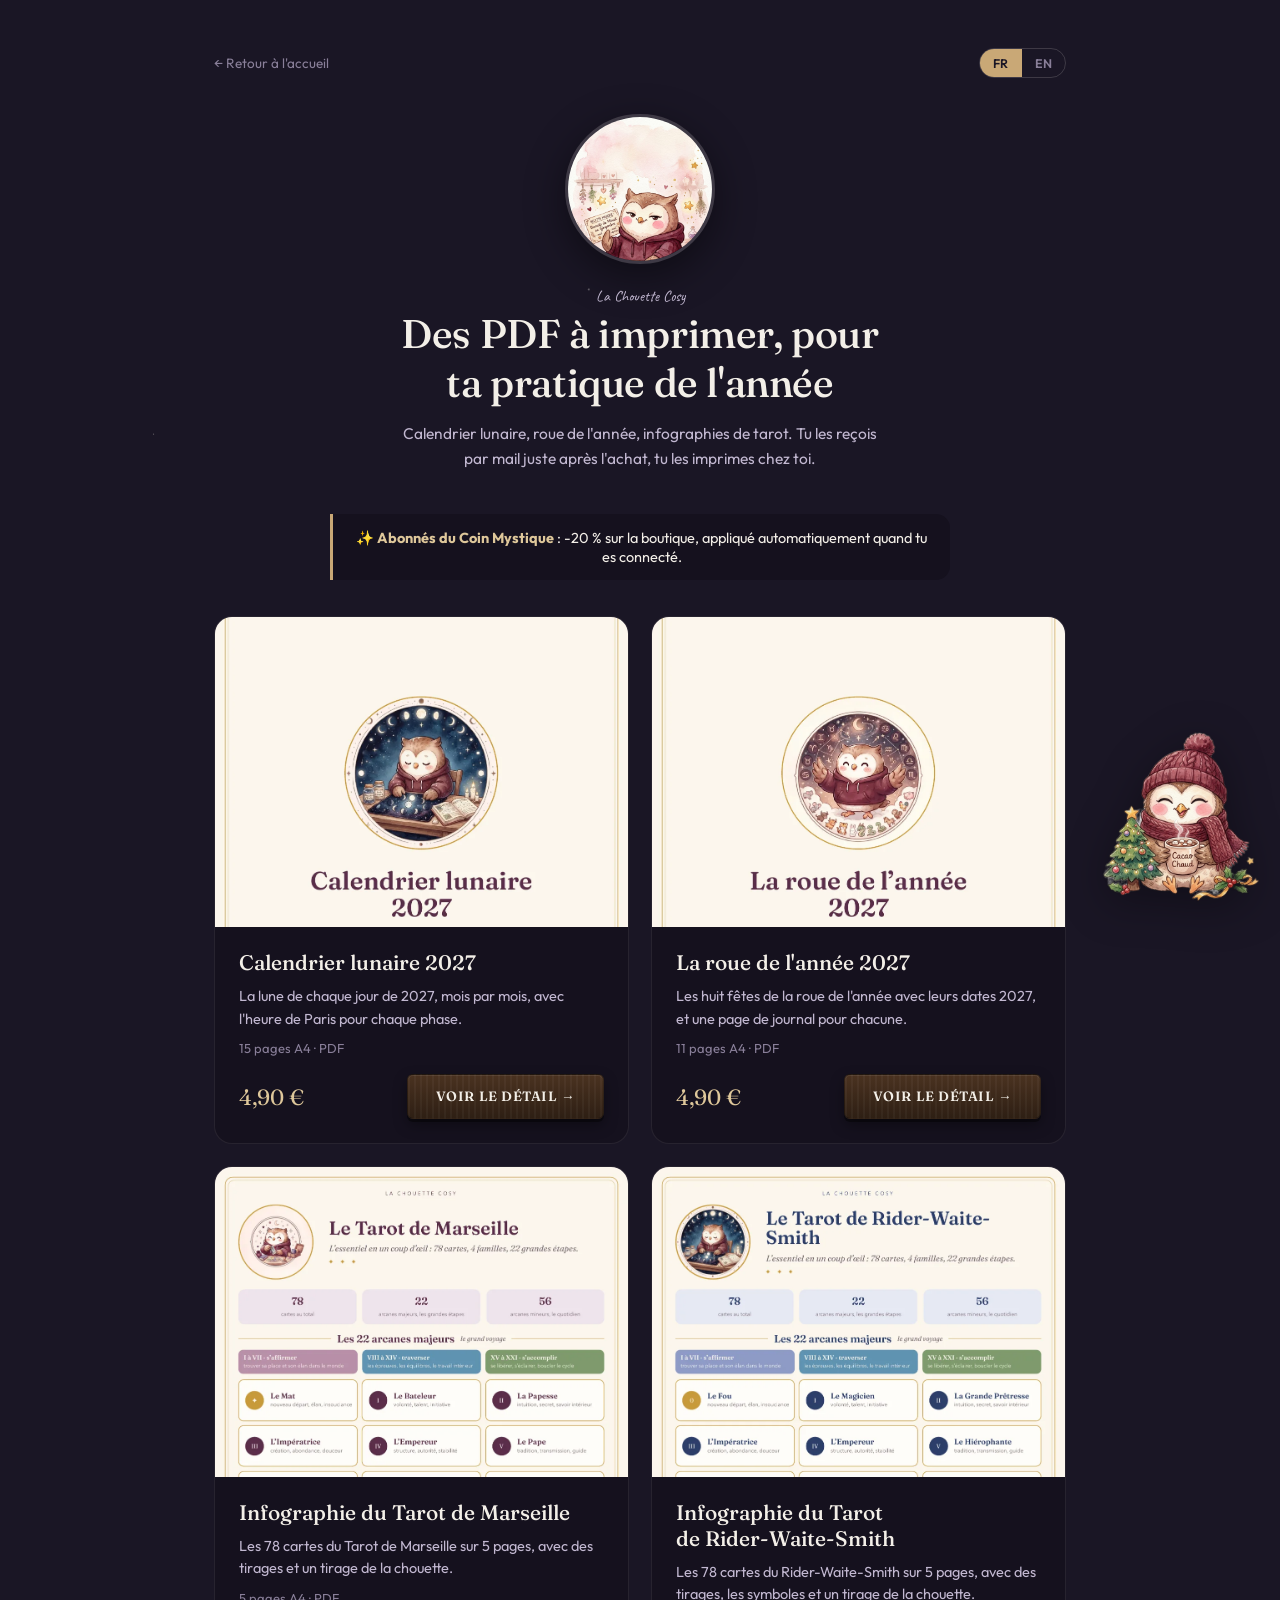
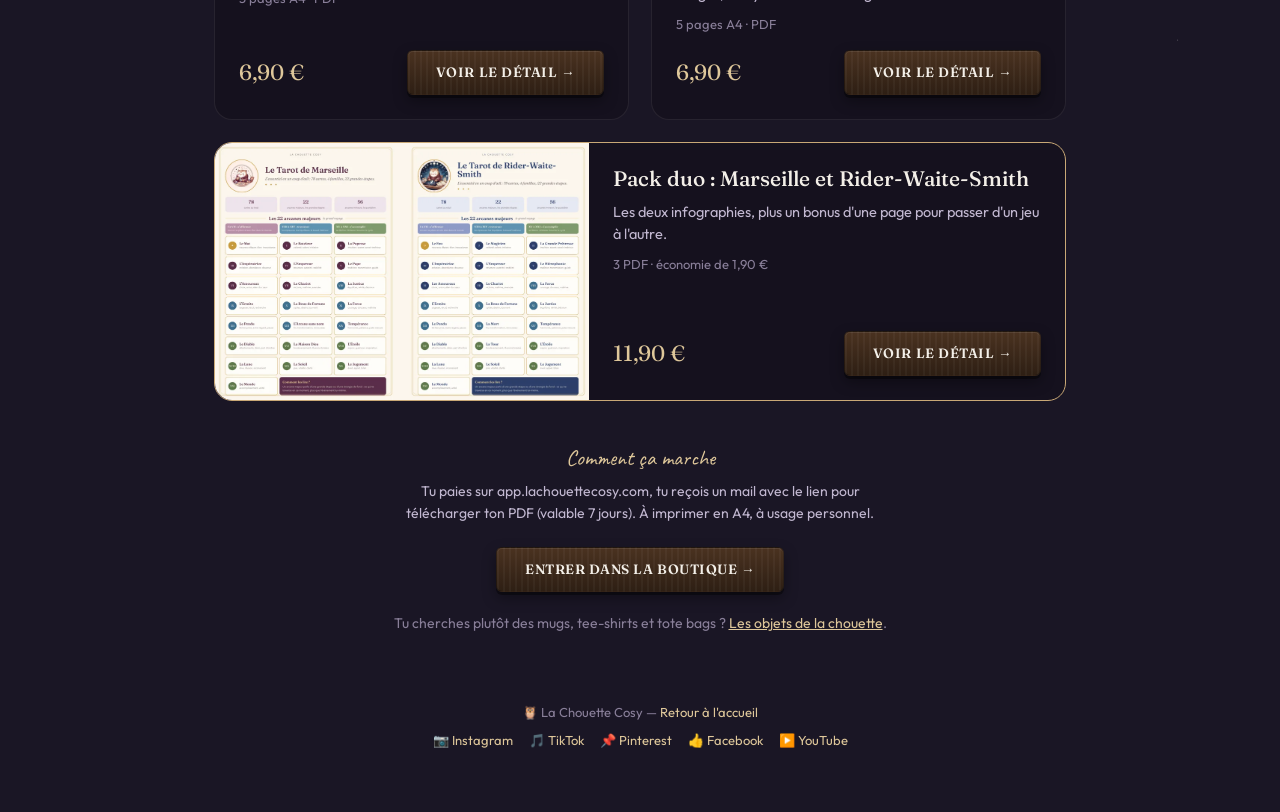
<file: boutique-numerique.html>
<!DOCTYPE html>
<html lang="fr">
<head>
<meta charset="UTF-8">
<meta name="viewport" content="width=device-width, initial-scale=1.0">
<title>Boutique numérique — PDF à imprimer | La Chouette Cosy</title>
<link rel="icon" href="/favicon.ico" sizes="48x48">
<link rel="icon" type="image/png" sizes="512x512" href="/icon.png">
<link rel="apple-touch-icon" href="/apple-touch-icon.png">
<meta name="description" content="Calendrier lunaire 2027, roue de l'année 2027, infographies du Tarot de Marseille et du Rider-Waite-Smith : des PDF à imprimer, livrés par mail.">
<meta property="og:type" content="website">
<meta property="og:locale" content="fr_FR">
<meta property="og:url" content="https://www.lachouettecosy.com/boutique-numerique.html">
<meta property="og:site_name" content="La Chouette Cosy">
<meta property="og:title" content="Boutique numérique — PDF à imprimer">
<meta property="og:description" content="Calendrier lunaire 2027, roue de l'année 2027, infographies de tarot : des PDF à imprimer, livrés par mail.">
<meta property="og:image" content="https://www.lachouettecosy.com/og-image.png">
<link rel="canonical" href="https://www.lachouettecosy.com/boutique-numerique.html">
<link rel="preconnect" href="https://fonts.googleapis.com">
<link href="https://fonts.googleapis.com/css2?family=Fraunces:opsz,wght@9..144,400;9..144,500;9..144,600&family=Outfit:wght@400;500;600&family=Caveat:wght@600;700&display=swap" rel="stylesheet">
<link rel="stylesheet" href="/saisons.css">
<style>
  :root {
    --nuit: #1a1625;
    --nuit-2: #15111e;
    --amethyste: #3d3450;
    --amethyste-clair: #c3b2dc;
    --or: #c9a876;
    --or-clair: #dec79a;
    --sauge: #7a8b6f;
    --terracotta: #b86b4b;
    --terracotta-clair: #dea68c;
    --text-primary: #f3efe8;
    --text-secondary: #c2b8d1;
    --text-muted: #897f99;
    --border: rgba(247, 243, 237, 0.08);
    --border-strong: rgba(247, 243, 237, 0.16);
  }
  * { box-sizing: border-box; }
  html, body {
    margin: 0;
    background: var(--nuit);
    color: var(--text-primary);
    font-family: "Outfit", sans-serif;
    -webkit-font-smoothing: antialiased;
  }
  body {
    min-height: 100vh;
    background-image:
      radial-gradient(1px 1px at 12% 18%, rgba(247,243,237,.35), transparent),
      radial-gradient(1px 1px at 28% 62%, rgba(247,243,237,.25), transparent),
      radial-gradient(1.5px 1.5px at 46% 12%, rgba(247,243,237,.4), transparent),
      radial-gradient(1px 1px at 63% 78%, rgba(247,243,237,.2), transparent),
      radial-gradient(1.5px 1.5px at 81% 32%, rgba(247,243,237,.3), transparent),
      radial-gradient(1px 1px at 92% 68%, rgba(247,243,237,.25), transparent);
    background-repeat: no-repeat;
    background-size: cover;
  }
  a { color: var(--or-clair); }
  .wrap { max-width: 900px; margin: 0 auto; padding: 48px 24px 64px; }

  .haut { display: flex; align-items: center; justify-content: space-between; gap: 12px; margin-bottom: 36px; }
  .retour {
    display: inline-flex;
    align-items: center;
    gap: 6px;
    font-size: 13.5px;
    color: var(--text-muted);
    text-decoration: none;
  }
  .retour:hover { color: var(--or-clair); }
  .lang-toggle { display: inline-flex; border: 1px solid var(--border-strong); border-radius: 999px; overflow: hidden; flex-shrink: 0; }
  .lang-toggle button {
    font-family: "Outfit", sans-serif; font-size: 12.5px; font-weight: 600; letter-spacing: .02em;
    padding: 6px 13px; border: none; background: transparent; color: var(--text-muted); cursor: pointer;
  }
  .lang-toggle button.actif { background: var(--or); color: var(--nuit); }

  .hero { text-align: center; margin-bottom: 44px; }
  .hero-badge {
    width: 150px; height: 150px; border-radius: 50%;
    overflow: hidden;
    border: 3px solid var(--border-strong);
    margin: 0 auto 20px;
    box-shadow: 0 12px 40px rgba(0,0,0,.45);
  }
  .hero-badge img { width: 100%; height: 100%; object-fit: cover; object-position: center 15%; display: block; }
  .hero-eyebrow { font-family: "Caveat", cursive; font-size: 24px; color: var(--or-clair); margin: 0 0 6px; }
  .hero h1 {
    font-family: "Fraunces", serif;
    font-weight: 500;
    font-size: clamp(28px, 4.6vw, 40px);
    margin: 0 0 14px;
    letter-spacing: -0.01em;
    text-wrap: balance;
  }
  .hero p { color: var(--text-secondary); max-width: 480px; margin: 0 auto; line-height: 1.6; font-size: 15.5px; }

  .offre-lancement {
    max-width: 620px;
    margin: 0 auto 48px;
    background: var(--nuit-2);
    border-left: 3px solid var(--or);
    border-radius: 0 14px 14px 0;
    padding: 16px 24px;
    display: flex;
    align-items: center;
    gap: 12px;
    justify-content: center;
    flex-wrap: wrap;
    text-align: center;
    font-size: 14.5px;
  }
  .offre-lancement strong { color: var(--or-clair); }

  .plans {
    display: grid;
    grid-template-columns: 1fr 1fr;
    gap: 20px;
    margin-bottom: 56px;
  }
  @media (max-width: 640px) { .plans { grid-template-columns: 1fr; } }

  .plan {
    background: var(--nuit-2);
    border: 1px solid var(--border);
    border-radius: 18px;
    padding: 30px 28px;
    display: flex;
    flex-direction: column;
    gap: 14px;
  }
  .plan.complet { border: 1px solid var(--amethyste-clair); box-shadow: 0 0 0 1px rgba(195,178,220,.15); }

  .plan-kicker { display: flex; align-items: center; justify-content: space-between; gap: 10px; }
  .plan-name { font-family: "Fraunces", serif; font-weight: 600; font-size: 20px; margin: 0; }
  .plan.essentiel .plan-name { color: var(--terracotta-clair); }
  .plan.complet .plan-name { color: var(--amethyste-clair); }

  .badge-populaire {
    font-size: 11px;
    font-weight: 600;
    letter-spacing: .05em;
    text-transform: uppercase;
    padding: 4px 10px;
    border-radius: 999px;
    background: rgba(195,178,220,.14);
    color: var(--amethyste-clair);
    white-space: nowrap;
  }

  .plan-price { display: flex; align-items: baseline; gap: 6px; }
  .plan-price .montant { font-family: "Caveat", cursive; font-weight: 700; font-size: 44px; line-height: 1; }
  .plan.essentiel .montant { color: var(--terracotta-clair); }
  .plan.complet .montant { color: var(--amethyste-clair); }
  .plan-price .par { font-size: 14px; color: var(--text-muted); }
  .plan-annuel { font-size: 13.5px; color: var(--text-secondary); margin: -6px 0 0; }
  .plan-tagline { font-size: 14.5px; color: var(--text-secondary); line-height: 1.55; margin: 0; }

  .plan-inclus { list-style: none; margin: 4px 0 0; padding: 0; display: flex; flex-direction: column; gap: 9px; font-size: 14px; }
  .plan-inclus li { display: flex; gap: 9px; align-items: flex-start; }
  .plan-inclus .tick { flex-shrink: 0; }
  .plan.essentiel .tick { color: var(--terracotta-clair); }
  .plan.complet .tick { color: var(--amethyste-clair); }

  .separateur { display: flex; justify-content: center; margin: 8px auto 44px; max-width: 460px; }
  .separateur svg { width: 100%; height: auto; }

  .table-titre { text-align: center; margin-bottom: 28px; }
  .table-titre h2 { font-family: "Fraunces", serif; font-weight: 500; font-size: 24px; margin: 0 0 8px; }
  .table-titre p { color: var(--text-secondary); font-size: 14.5px; margin: 0; }

  .compare-scroll { overflow-x: auto; border-radius: 16px; border: 1px solid var(--border); }
  table.compare { width: 100%; border-collapse: collapse; font-size: 14.5px; min-width: 540px; background: var(--nuit-2); }
  table.compare thead th {
    font-family: "Outfit", sans-serif;
    font-weight: 600;
    font-size: 12px;
    letter-spacing: .05em;
    text-transform: uppercase;
    text-align: center;
    padding: 16px 14px;
    border-bottom: 1px solid var(--border-strong);
    color: var(--text-secondary);
  }
  table.compare thead th:first-child { text-align: left; }
  table.compare thead th.essentiel { color: var(--terracotta-clair); }
  table.compare thead th.complet { color: var(--amethyste-clair); }
  table.compare tbody tr { border-bottom: 1px solid var(--border); }
  table.compare tbody tr:last-child { border-bottom: none; }
  table.compare td { padding: 15px 14px; vertical-align: top; }
  .cat { display: flex; gap: 11px; align-items: flex-start; max-width: 320px; }
  .cat-icone { font-size: 18px; line-height: 1.3; }
  .cat-nom { font-weight: 600; font-size: 15px; display: flex; align-items: center; gap: 8px; flex-wrap: wrap; }
  .cat-detail { color: var(--text-muted); font-size: 13px; margin-top: 3px; line-height: 1.5; }
  .bientot {
    font-size: 10.5px;
    font-weight: 600;
    padding: 2px 8px;
    border-radius: 999px;
    background: rgba(184,107,75,.14);
    color: var(--terracotta-clair);
    border: 1px solid rgba(184,107,75,.3);
    white-space: nowrap;
  }
  .mark { text-align: center; font-size: 16px; }
  .mark.oui.essentiel { color: var(--terracotta-clair); }
  .mark.oui.complet { color: var(--amethyste-clair); }
  .mark.non { color: var(--border-strong); }

  .note-bas {
    text-align: center;
    font-size: 14px;
    color: var(--text-secondary);
    max-width: 34em;
    margin: 40px auto 0;
    line-height: 1.6;
  }
  .note-bas .script { font-family: "Caveat", cursive; font-size: 22px; color: var(--or-clair); display: block; margin-bottom: 4px; }

  .cta-final { text-align: center; margin-top: 48px; }
  .bouton {
    display: inline-block;
    text-decoration: none;
    font-family: "Fraunces", serif;
    font-weight: 600;
    font-size: 13.5px;
    letter-spacing: .04em;
    text-transform: uppercase;
    color: var(--text-primary);
    padding: 13px 28px;
    border-radius: 6px;
    background:
      repeating-linear-gradient(90deg, rgba(255,255,255,.035) 0 2px, transparent 2px 6px),
      linear-gradient(180deg, #4a3220, #2e1f14);
    box-shadow: 0 3px 0 rgba(0,0,0,.4), 0 6px 14px rgba(0,0,0,.35), inset 0 1px 0 rgba(255,255,255,.08);
    border: 1px solid rgba(0,0,0,.3);
    transition: filter .15s, transform .15s;
  }
  .bouton:hover { filter: brightness(1.15); transform: translateY(-1px); }

  footer { text-align: center; margin-top: 72px; color: var(--text-muted); font-size: 13px; }
  footer a { color: var(--or-clair); text-decoration: none; }
  .footer-social { margin-top: 12px; display: flex; gap: 16px; justify-content: center; flex-wrap: wrap; }

  .prods { display: grid; grid-template-columns: repeat(2, 1fr); gap: 22px; margin-bottom: 40px; }
  @media (max-width: 640px) { .prods { grid-template-columns: 1fr; } }
  .prod { background: var(--nuit-2); border: 1px solid var(--border); border-radius: 18px; overflow: hidden; display: flex; flex-direction: column; }
  .prod.duo { grid-column: 1 / -1; border-color: var(--or); }
  @media (min-width: 641px) { .prod.duo { flex-direction: row; } .prod.duo .prod-img { width: 44%; aspect-ratio: auto; } }
  .prod-img { display: block; aspect-ratio: 4 / 3; overflow: hidden; background: var(--amethyste); }
  .prod-img img { width: 100%; height: 100%; object-fit: cover; object-position: center top; display: block; }
  .prod-corps { padding: 22px 24px 24px; display: flex; flex-direction: column; gap: 10px; flex: 1; }
  .prod h2 { font-family: "Fraunces", serif; font-weight: 500; font-size: 21px; margin: 0; text-wrap: balance; }
  .prod-acc { color: var(--text-secondary); font-size: 14.5px; line-height: 1.55; margin: 0; }
  .prod-fmt { color: var(--text-muted); font-size: 13px; margin: 0; }
  .prod-bas { margin-top: auto; padding-top: 8px; display: flex; align-items: center; justify-content: space-between; gap: 12px; flex-wrap: wrap; }
  .prix { font-family: "Fraunces", serif; font-size: 22px; color: var(--or-clair); font-variant-numeric: tabular-nums; }
  .offre-abo { max-width: 620px; margin: 0 auto 36px; background: var(--nuit-2); border-left: 3px solid var(--or); border-radius: 0 14px 14px 0; padding: 14px 22px; text-align: center; font-size: 14.5px; }
  .offre-abo strong { color: var(--or-clair); }
  .goodies { text-align: center; color: var(--text-muted); font-size: 14px; margin-top: 22px; }
</style>
</head>
<body>
  <div class="wrap">
    <div class="haut">
      <a class="retour" id="lien-retour" href="/">← Retour à l'accueil</a>
      <div class="lang-toggle" id="lang-toggle">
        <button type="button" data-lang="fr">FR</button>
        <button type="button" data-lang="en">EN</button>
      </div>
    </div>
    <div class="hero">
      <div class="hero-badge"><img src="images/carte-boutique.jpg" alt="La Chouette Cosy présente un parchemin" loading="eager"></div>
      <p class="hero-eyebrow">La Chouette Cosy</p>
      <h1 id="t-h1">Des PDF à imprimer, pour ta pratique de l'année</h1>
      <p id="t-sous">Calendrier lunaire, roue de l'année, infographies de tarot. Tu les reçois par mail juste après l'achat, tu les imprimes chez toi.</p>
    </div>
    <div class="offre-abo" id="t-abo">✨ <strong>Abonnés du Coin Mystique</strong> : -20&nbsp;% sur la boutique, appliqué automatiquement quand tu es connecté.</div>
    <div class="prods">
      <article class="prod">
        <a class="prod-img" href="https://app.lachouettecosy.com/boutique/calendrier-lunaire-2027" aria-label="Calendrier lunaire 2027"><img src="images/boutique-numerique/calendrier-lunaire-2027-1.webp" alt="Couverture du calendrier lunaire 2027 de La Chouette Cosy" id="p0-img" width="989" height="1400" loading="lazy" style="object-position:center 24%"></a>
        <div class="prod-corps">
          <h2 id="p0-nom">Calendrier lunaire 2027</h2>
          <p class="prod-acc" id="p0-acc">La lune de chaque jour de 2027, mois par mois, avec l'heure de Paris pour chaque phase.</p>
          <p class="prod-fmt" id="p0-fmt">15 pages A4 · PDF</p>
          <div class="prod-bas"><span class="prix" id="p0-prix">4,90 €</span><a class="bouton" href="https://app.lachouettecosy.com/boutique/calendrier-lunaire-2027" id="p0-btn" style="text-decoration:none;">Voir le détail →</a></div>
        </div>
      </article>
      <article class="prod">
        <a class="prod-img" href="https://app.lachouettecosy.com/boutique/roue-de-l-annee-2027" aria-label="La roue de l'année 2027"><img src="images/boutique-numerique/roue-de-l-annee-2027-1.webp" alt="Couverture de la roue de l'année 2027" id="p1-img" width="989" height="1400" loading="lazy" style="object-position:center 24%"></a>
        <div class="prod-corps">
          <h2 id="p1-nom">La roue de l'année 2027</h2>
          <p class="prod-acc" id="p1-acc">Les huit fêtes de la roue de l'année avec leurs dates 2027, et une page de journal pour chacune.</p>
          <p class="prod-fmt" id="p1-fmt">11 pages A4 · PDF</p>
          <div class="prod-bas"><span class="prix" id="p1-prix">4,90 €</span><a class="bouton" href="https://app.lachouettecosy.com/boutique/roue-de-l-annee-2027" id="p1-btn" style="text-decoration:none;">Voir le détail →</a></div>
        </div>
      </article>
      <article class="prod">
        <a class="prod-img" href="https://app.lachouettecosy.com/boutique/infographie-tarot-de-marseille" aria-label="Infographie du Tarot de Marseille"><img src="images/boutique-numerique/infographie-tarot-de-marseille-1.webp" alt="Infographie du Tarot de Marseille : les arcanes majeurs" id="p2-img" width="989" height="1400" loading="lazy"></a>
        <div class="prod-corps">
          <h2 id="p2-nom">Infographie du Tarot de Marseille</h2>
          <p class="prod-acc" id="p2-acc">Les 78 cartes du Tarot de Marseille sur 5 pages, avec des tirages et un tirage de la chouette.</p>
          <p class="prod-fmt" id="p2-fmt">5 pages A4 · PDF</p>
          <div class="prod-bas"><span class="prix" id="p2-prix">6,90 €</span><a class="bouton" href="https://app.lachouettecosy.com/boutique/infographie-tarot-de-marseille" id="p2-btn" style="text-decoration:none;">Voir le détail →</a></div>
        </div>
      </article>
      <article class="prod">
        <a class="prod-img" href="https://app.lachouettecosy.com/boutique/infographie-tarot-rider-waite-smith" aria-label="Infographie du Tarot de Rider-Waite-Smith"><img src="images/boutique-numerique/infographie-tarot-rider-waite-smith-1.webp" alt="Infographie du Tarot Rider-Waite-Smith : les arcanes majeurs" id="p3-img" width="989" height="1400" loading="lazy"></a>
        <div class="prod-corps">
          <h2 id="p3-nom">Infographie du Tarot de Rider-Waite-Smith</h2>
          <p class="prod-acc" id="p3-acc">Les 78 cartes du Rider-Waite-Smith sur 5 pages, avec des tirages, les symboles et un tirage de la chouette.</p>
          <p class="prod-fmt" id="p3-fmt">5 pages A4 · PDF</p>
          <div class="prod-bas"><span class="prix" id="p3-prix">6,90 €</span><a class="bouton" href="https://app.lachouettecosy.com/boutique/infographie-tarot-rider-waite-smith" id="p3-btn" style="text-decoration:none;">Voir le détail →</a></div>
        </div>
      </article>
      <article class="prod duo">
        <a class="prod-img" href="https://app.lachouettecosy.com/boutique/pack-duo-tarot-marseille-rider-waite-smith" aria-label="Pack duo : Marseille et Rider-Waite-Smith"><img src="images/boutique-numerique/pack-duo-tarot-marseille-rider-waite-smith-1.webp" alt="Le pack duo : infographies du tarot de Marseille et du Rider-Waite-Smith" id="p4-img" width="1000" height="687" loading="lazy"></a>
        <div class="prod-corps">
          <h2 id="p4-nom">Pack duo : Marseille et Rider-Waite-Smith</h2>
          <p class="prod-acc" id="p4-acc">Les deux infographies, plus un bonus d'une page pour passer d'un jeu à l'autre.</p>
          <p class="prod-fmt" id="p4-fmt">3 PDF · économie de 1,90 €</p>
          <div class="prod-bas"><span class="prix" id="p4-prix">11,90 €</span><a class="bouton" href="https://app.lachouettecosy.com/boutique/pack-duo-tarot-marseille-rider-waite-smith" id="p4-btn" style="text-decoration:none;">Voir le détail →</a></div>
        </div>
      </article>
    </div>
    <div class="note-bas" id="t-livraison"><span class="script">Comment ça marche</span>Tu paies sur app.lachouettecosy.com, tu reçois un mail avec le lien pour télécharger ton PDF (valable 7&nbsp;jours). À imprimer en A4, à usage personnel.</div>
    <div style="text-align:center; margin-top:22px;"><a class="bouton" href="https://app.lachouettecosy.com/boutique" style="text-decoration:none;" id="t-cta">Entrer dans la boutique →</a></div>
    <p class="goodies" id="t-goodies">Tu cherches plutôt des mugs, tee-shirts et tote bags ? <a href="https://la-chouette-cosy.tpopsite.com/">Les objets de la chouette</a>.</p>
    <footer id="pied">🦉 La Chouette Cosy — <a href="/">Retour à l'accueil</a><div class="footer-social"><a href="https://www.instagram.com/lachouettecosy/" target="_blank" rel="noopener">📷 Instagram</a><a href="https://www.tiktok.com/@coincosymystique" target="_blank" rel="noopener">🎵 TikTok</a><a href="https://www.pinterest.com/Lachouettecosypointcom/" target="_blank" rel="noopener">📌 Pinterest</a><a href="https://www.facebook.com/lachouettecosy/" target="_blank" rel="noopener">👍 Facebook</a><a href="https://www.youtube.com/@LaChouetteCosy" target="_blank" rel="noopener">▶️ YouTube</a></div></footer>
  </div>
  <script>
    var I18N = { fr: {"h1": "Des PDF à imprimer, pour ta pratique de l'année", "sous": "Calendrier lunaire, roue de l'année, infographies de tarot. Tu les reçois par mail juste après l'achat, tu les imprimes chez toi.", "btn": "Voir le détail →", "retour": "← Retour à l'accueil", "abo": "✨ <strong>Abonnés du Coin Mystique</strong> : -20&nbsp;% sur la boutique, appliqué automatiquement quand tu es connecté.", "livraison": "<span class=\"script\">Comment ça marche</span>Tu paies sur app.lachouettecosy.com, tu reçois un mail avec le lien pour télécharger ton PDF (valable 7&nbsp;jours). À imprimer en A4, à usage personnel.", "cta": "Entrer dans la boutique →", "goodies": "Tu cherches plutôt des mugs, tee-shirts et tote bags ? <a href=\"https://la-chouette-cosy.tpopsite.com/\">Les objets de la chouette</a>.", "pied": "🦉 La Chouette Cosy — <a href=\"/\">Retour à l'accueil</a><div class=\"footer-social\"><a href=\"https://www.instagram.com/lachouettecosy/\" target=\"_blank\" rel=\"noopener\">📷 Instagram</a><a href=\"https://www.tiktok.com/@coincosymystique\" target=\"_blank\" rel=\"noopener\">🎵 TikTok</a><a href=\"https://www.pinterest.com/Lachouettecosypointcom/\" target=\"_blank\" rel=\"noopener\">📌 Pinterest</a><a href=\"https://www.facebook.com/lachouettecosy/\" target=\"_blank\" rel=\"noopener\">👍 Facebook</a><a href=\"https://www.youtube.com/@LaChouetteCosy\" target=\"_blank\" rel=\"noopener\">▶️ YouTube</a></div>", "p0nom": "Calendrier lunaire 2027", "p0acc": "La lune de chaque jour de 2027, mois par mois, avec l'heure de Paris pour chaque phase.", "p0fmt": "15 pages A4 · PDF", "p0prix": "4,90 €", "p0alt": "Couverture du calendrier lunaire 2027 de La Chouette Cosy", "p1nom": "La roue de l'année 2027", "p1acc": "Les huit fêtes de la roue de l'année avec leurs dates 2027, et une page de journal pour chacune.", "p1fmt": "11 pages A4 · PDF", "p1prix": "4,90 €", "p1alt": "Couverture de la roue de l'année 2027", "p2nom": "Infographie du Tarot de Marseille", "p2acc": "Les 78 cartes du Tarot de Marseille sur 5 pages, avec des tirages et un tirage de la chouette.", "p2fmt": "5 pages A4 · PDF", "p2prix": "6,90 €", "p2alt": "Infographie du Tarot de Marseille : les arcanes majeurs", "p3nom": "Infographie du Tarot de Rider-Waite-Smith", "p3acc": "Les 78 cartes du Rider-Waite-Smith sur 5 pages, avec des tirages, les symboles et un tirage de la chouette.", "p3fmt": "5 pages A4 · PDF", "p3prix": "6,90 €", "p3alt": "Infographie du Tarot Rider-Waite-Smith : les arcanes majeurs", "p4nom": "Pack duo : Marseille et Rider-Waite-Smith", "p4acc": "Les deux infographies, plus un bonus d'une page pour passer d'un jeu à l'autre.", "p4fmt": "3 PDF · économie de 1,90 €", "p4prix": "11,90 €", "p4alt": "Le pack duo : infographies du tarot de Marseille et du Rider-Waite-Smith"}, en: {"h1": "Printable PDFs for your practice this year", "sous": "Lunar calendar, wheel of the year, tarot infographics. You receive them by email right after your purchase and print them at home.", "btn": "See details →", "retour": "← Back to home", "abo": "✨ <strong>Coin Mystique subscribers</strong>: 20&nbsp;% off the shop, applied automatically when you are logged in.", "livraison": "<span class=\"script\">How it works</span>You pay on app.lachouettecosy.com, then receive an email with the link to download your PDF (valid for 7&nbsp;days). Print it on A4, for personal use.", "cta": "Enter the shop →", "goodies": "Looking for mugs, t-shirts and tote bags instead? <a href=\"https://la-chouette-cosy.tpopsite.com/\">The owl goodies</a>.", "pied": "🦉 La Chouette Cosy — <a href=\"/\">Back to home</a><div class=\"footer-social\"><a href=\"https://www.instagram.com/lachouettecosy/\" target=\"_blank\" rel=\"noopener\">📷 Instagram</a><a href=\"https://www.tiktok.com/@coincosymystique\" target=\"_blank\" rel=\"noopener\">🎵 TikTok</a><a href=\"https://www.pinterest.com/Lachouettecosypointcom/\" target=\"_blank\" rel=\"noopener\">📌 Pinterest</a><a href=\"https://www.facebook.com/lachouettecosy/\" target=\"_blank\" rel=\"noopener\">👍 Facebook</a><a href=\"https://www.youtube.com/@LaChouetteCosy\" target=\"_blank\" rel=\"noopener\">▶️ YouTube</a></div>", "p0nom": "Lunar calendar 2027", "p0acc": "The moon for every day of 2027, month by month, with Paris time for each phase.", "p0fmt": "15 A4 pages · PDF", "p0prix": "4.90 €", "p0alt": "Cover of the 2027 lunar calendar by La Chouette Cosy", "p1nom": "The wheel of the year 2027", "p1acc": "The eight festivals of the wheel of the year with their 2027 dates, and a journal page for each.", "p1fmt": "11 A4 pages · PDF", "p1prix": "4.90 €", "p1alt": "Cover of the 2027 wheel of the year", "p2nom": "Tarot de Marseille infographic", "p2acc": "All 78 cards of the Tarot de Marseille on 5 pages, with spreads and the owl spread.", "p2fmt": "5 A4 pages · PDF", "p2prix": "6.90 €", "p2alt": "Tarot de Marseille infographic: the major arcana", "p3nom": "Rider-Waite-Smith tarot infographic", "p3acc": "All 78 Rider-Waite-Smith cards on 5 pages, with spreads, symbols and the owl spread.", "p3fmt": "5 A4 pages · PDF", "p3prix": "6.90 €", "p3alt": "Rider-Waite-Smith tarot infographic: the major arcana", "p4nom": "Duo pack: Marseille and Rider-Waite-Smith", "p4acc": "Both infographics, plus a one-page bonus to switch from one deck to the other.", "p4fmt": "3 PDFs · save €1.90", "p4prix": "11.90 €", "p4alt": "The duo pack: Tarot de Marseille and Rider-Waite-Smith infographics"} };
    var lang = 'fr';
    try { lang = localStorage.getItem('lang') === 'en' ? 'en' : 'fr'; } catch (e) {}
    function appliquerTraductions() {
      var d = I18N[lang];
      document.documentElement.lang = lang;
      document.getElementById('lien-retour').textContent = d.retour;
      document.getElementById('t-h1').textContent = d.h1;
      document.getElementById('t-sous').textContent = d.sous;
      document.getElementById('t-abo').innerHTML = d.abo;
      document.getElementById('t-livraison').innerHTML = d.livraison;
      document.getElementById('t-cta').textContent = d.cta;
      document.getElementById('t-goodies').innerHTML = d.goodies;
      for (var i = 0; i < 5; i++) {
        document.getElementById('p' + i + '-nom').textContent = d['p' + i + 'nom'];
        document.getElementById('p' + i + '-acc').textContent = d['p' + i + 'acc'];
        document.getElementById('p' + i + '-fmt').textContent = d['p' + i + 'fmt'];
        document.getElementById('p' + i + '-prix').textContent = d['p' + i + 'prix'];
        document.getElementById('p' + i + '-btn').textContent = d.btn;
        document.getElementById('p' + i + '-img').alt = d['p' + i + 'alt'];
      }
      document.getElementById('pied').innerHTML = d.pied;
      document.querySelectorAll('#lang-toggle button').forEach(function (b) {
        b.classList.toggle('actif', b.dataset.lang === lang);
      });
    }
    function definirLangue(l) { lang = l; try { localStorage.setItem('lang', lang); } catch (e) {} appliquerTraductions(); }
    document.querySelectorAll('#lang-toggle button').forEach(function (b) {
      b.addEventListener('click', function () { definirLangue(b.dataset.lang); });
    });
    appliquerTraductions();
    // Prix à jour : lus dans l'appli (un prix modifié là-bas change ici tout seul). Si la lecture échoue
    // ou si la boutique n'est pas encore ouverte, les prix écrits dans la page restent affichés.
    var SLUGS = ['calendrier-lunaire-2027', 'roue-de-l-annee-2027', 'infographie-tarot-de-marseille', 'infographie-tarot-rider-waite-smith', 'pack-duo-tarot-marseille-rider-waite-smith'];
    var prixLus = {};
    function formaterPrix(c) {
      var s = (c / 100).toFixed(2);
      return lang === 'en' ? s + ' €' : s.replace('.', ',') + ' €';
    }
    function afficherPrixLus() {
      SLUGS.forEach(function (slug, i) {
        if (prixLus[slug] != null) document.getElementById('p' + i + '-prix').textContent = formaterPrix(prixLus[slug]);
      });
      var a = prixLus[SLUGS[2]], b = prixLus[SLUGS[3]], p = prixLus[SLUGS[4]];
      if (a != null && b != null && p != null && a + b > p) {
        var eco = formaterPrix(a + b - p);
        document.getElementById('p4-fmt').textContent = lang === 'en' ? '3 PDFs · save ' + eco : '3 PDF · économie de ' + eco;
      }
    }
    var appliquerBase = appliquerTraductions;
    appliquerTraductions = function () { appliquerBase(); afficherPrixLus(); };
    fetch('https://app.lachouettecosy.com/api/boutique/catalogue')
      .then(function (r) { return r.json(); })
      .then(function (d) {
        (d.produits || []).forEach(function (p) { prixLus[p.slug] = p.prix_centimes; });
        afficherPrixLus();
      })
      .catch(function () {});
  </script>
  <script src="/saisons.js"></script>
  <script src="https://app.lachouettecosy.com/api/annonces/widget" defer></script>
</body>
</html>
</file>
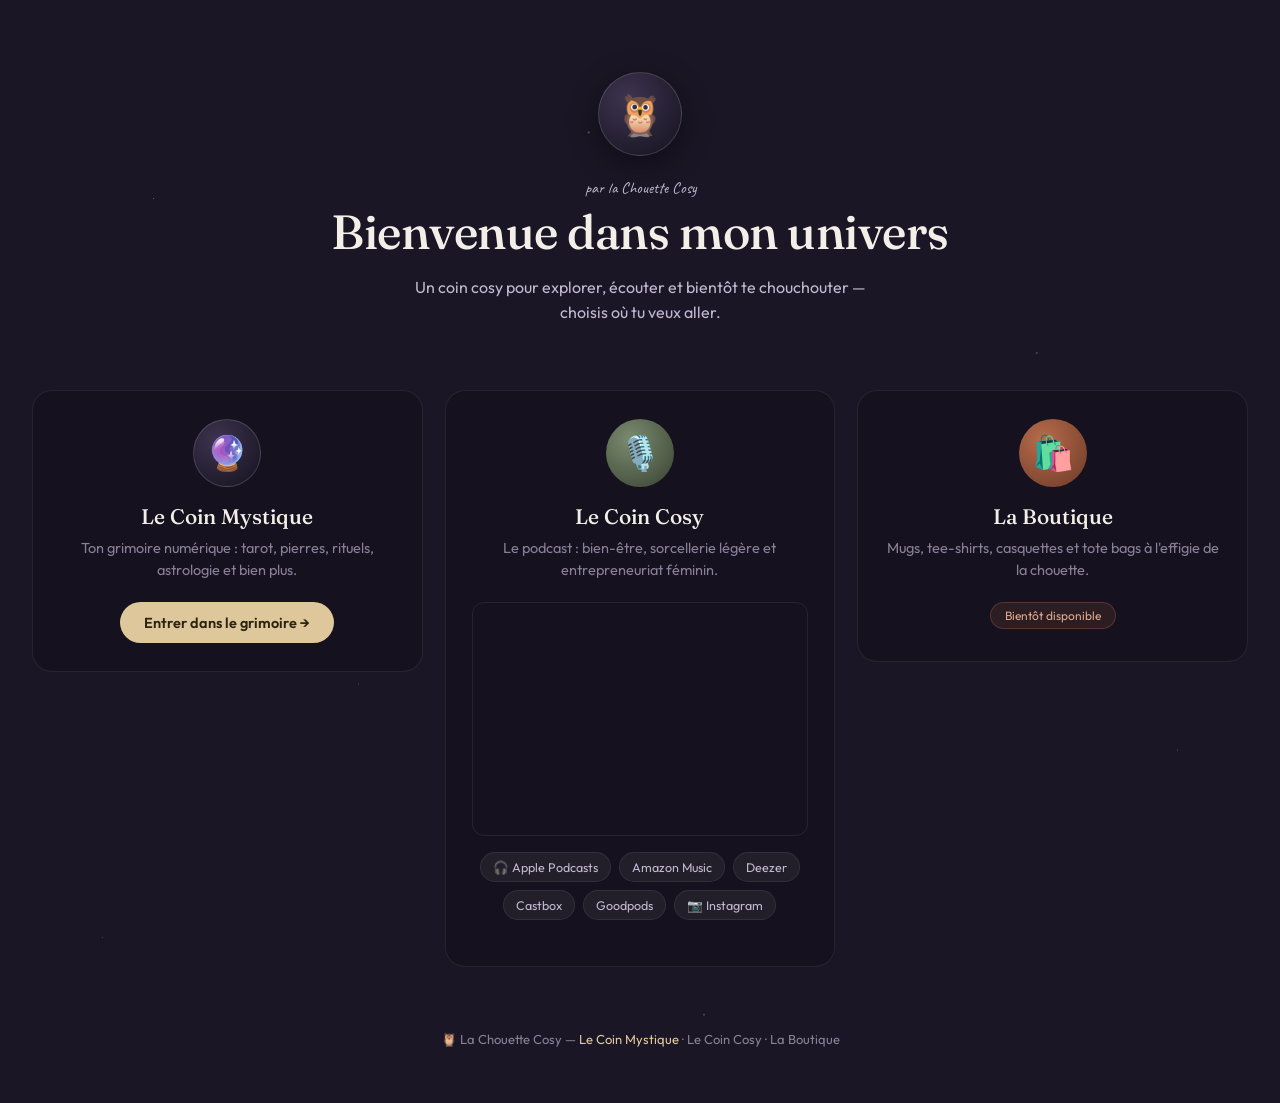
<file: lachouettecosy-index.html>
<!DOCTYPE html>
<html lang="fr">
<head>
<meta charset="UTF-8">
<meta name="viewport" content="width=device-width, initial-scale=1.0">
<title>La Chouette Cosy — Le Coin Mystique, Le Coin Cosy &amp; la boutique</title>
<meta name="description" content="L'univers de la Chouette Cosy : l'application Le Coin Mystique, le podcast Le Coin Cosy, et bientôt la boutique.">
<link rel="preconnect" href="https://fonts.googleapis.com">
<link rel="preconnect" href="https://fonts.gstatic.com" crossorigin>
<link href="https://fonts.googleapis.com/css2?family=Fraunces:opsz,wght@9..144,400;9..144,500;9..144,600&family=Outfit:wght@400;500;600&family=Caveat:wght@600;700&display=swap" rel="stylesheet">
<style>
  :root {
    --nuit: #1a1625;
    --nuit-2: #15111e;
    --amethyste: #3d3450;
    --or: #c9a876;
    --or-clair: #dec79a;
    --sauge: #7a8b6f;
    --terracotta: #b86b4b;
    --text-primary: #f3efe8;
    --text-secondary: #c2b8d1;
    --text-muted: #897f99;
    --border: rgba(247, 243, 237, 0.08);
    --border-strong: rgba(247, 243, 237, 0.16);
  }
  * { box-sizing: border-box; }
  html, body {
    margin: 0;
    background: var(--nuit);
    color: var(--text-primary);
    font-family: "Outfit", sans-serif;
    -webkit-font-smoothing: antialiased;
  }
  body {
    min-height: 100vh;
    background-image:
      radial-gradient(1px 1px at 12% 18%, rgba(247,243,237,.35), transparent),
      radial-gradient(1px 1px at 28% 62%, rgba(247,243,237,.25), transparent),
      radial-gradient(1.5px 1.5px at 46% 12%, rgba(247,243,237,.4), transparent),
      radial-gradient(1px 1px at 63% 78%, rgba(247,243,237,.2), transparent),
      radial-gradient(1.5px 1.5px at 81% 32%, rgba(247,243,237,.3), transparent),
      radial-gradient(1px 1px at 92% 68%, rgba(247,243,237,.25), transparent),
      radial-gradient(1px 1px at 8% 85%, rgba(247,243,237,.2), transparent),
      radial-gradient(1.5px 1.5px at 55% 92%, rgba(247,243,237,.3), transparent);
    background-repeat: no-repeat;
    background-size: cover;
  }
  .wrap {
    max-width: 1320px;
    margin: 0 auto;
    padding: 72px 32px 56px;
  }

  /* Hero */
  .hero { text-align: center; margin-bottom: 64px; }
  .hero-badge {
    width: 84px; height: 84px; border-radius: 50%;
    background: radial-gradient(circle at 35% 30%, var(--amethyste), var(--nuit-2));
    border: 1px solid var(--border-strong);
    display: flex; align-items: center; justify-content: center;
    font-size: 40px;
    margin: 0 auto 20px;
    box-shadow: 0 8px 30px rgba(0,0,0,.4);
  }
  .hero-eyebrow {
    font-family: "Caveat", cursive;
    font-size: 26px;
    color: var(--or-clair);
    margin: 0 0 6px;
  }
  .hero h1 {
    font-family: "Fraunces", serif;
    font-weight: 500;
    font-size: clamp(32px, 5vw, 48px);
    margin: 0 0 14px;
    letter-spacing: -0.01em;
  }
  .hero p {
    color: var(--text-secondary);
    max-width: 480px;
    margin: 0 auto;
    line-height: 1.6;
    font-size: 16px;
  }

  /* Cards grid */
  .grille {
    display: grid;
    grid-template-columns: repeat(3, 1fr);
    gap: 22px;
    align-items: start;
  }
  @media (max-width: 860px) {
    .grille { grid-template-columns: 1fr; }
  }

  .carte {
    background: var(--nuit-2);
    border: 1px solid var(--border);
    border-radius: 20px;
    padding: 28px 26px;
    text-align: center;
    transition: border-color .2s, transform .2s, box-shadow .2s;
    display: flex;
    flex-direction: column;
    align-items: center;
  }
  .carte:hover {
    border-color: var(--border-strong);
    transform: translateY(-4px);
    box-shadow: 0 12px 34px rgba(0,0,0,.35);
  }
  .carte-icone {
    font-size: 34px;
    width: 68px; height: 68px;
    border-radius: 50%;
    display: flex; align-items: center; justify-content: center;
    margin-bottom: 16px;
  }
  .carte h2 {
    font-family: "Fraunces", serif;
    font-weight: 500;
    font-size: 21px;
    margin: 0 0 8px;
  }
  .carte p.desc {
    color: var(--text-muted);
    font-size: 14.5px;
    line-height: 1.55;
    margin: 0 0 20px;
    min-height: 44px;
  }

  .bouton {
    display: inline-block;
    text-decoration: none;
    font-weight: 600;
    font-size: 14.5px;
    padding: 11px 24px;
    border-radius: 999px;
    background: var(--or-clair);
    color: #2c2310;
    transition: filter .15s;
  }
  .bouton:hover { filter: brightness(1.08); }
  .bouton.discret {
    background: transparent;
    border: 1px solid var(--border-strong);
    color: var(--text-secondary);
  }

  /* Carte podcast : joue le rôle de signature visuelle */
  .carte-podcast .carte-icone { background: radial-gradient(circle at 35% 30%, var(--sauge), #384231); }
  .carte-mystique .carte-icone { background: radial-gradient(circle at 35% 30%, var(--amethyste), var(--nuit-2)); border: 1px solid var(--border-strong); }
  .carte-boutique .carte-icone { background: radial-gradient(circle at 35% 30%, var(--terracotta), #6b3a28); }

  .spotify-embed {
    width: 100%;
    border-radius: 12px;
    overflow: hidden;
    margin-bottom: 16px;
    border: 1px solid var(--border);
  }
  .spotify-embed iframe { display: block; width: 100%; }

  .plateformes {
    display: flex;
    flex-wrap: wrap;
    gap: 8px;
    justify-content: center;
    margin-bottom: 18px;
  }
  .plateformes a {
    font-size: 12.5px;
    text-decoration: none;
    color: var(--text-secondary);
    background: rgba(247,243,237,.06);
    border: 1px solid var(--border);
    border-radius: 999px;
    padding: 6px 12px;
    transition: color .15s, border-color .15s;
  }
  .plateformes a:hover {
    color: var(--text-primary);
    border-color: var(--border-strong);
  }

  .badge-bientot {
    font-size: 12px;
    color: var(--terracotta-clair, #dea68c);
    background: rgba(184,107,75,.14);
    border: 1px solid rgba(184,107,75,.3);
    border-radius: 999px;
    padding: 5px 14px;
    margin-bottom: 4px;
  }

  footer {
    text-align: center;
    margin-top: 64px;
    color: var(--text-muted);
    font-size: 13px;
  }
  footer a { color: var(--or-clair); text-decoration: none; }

  @media (prefers-reduced-motion: reduce) {
    .carte { transition: none; }
  }
</style>
</head>
<body>
  <div class="wrap">
    <div class="hero">
      <div class="hero-badge">🦉</div>
      <p class="hero-eyebrow">par la Chouette Cosy</p>
      <h1>Bienvenue dans mon univers</h1>
      <p>Un coin cosy pour explorer, écouter et bientôt te chouchouter — choisis où tu veux aller.</p>
    </div>

    <div class="grille">

      <!-- Le Coin Mystique -->
      <a href="https://coin-mystique-app.vercel.app" style="text-decoration:none; color:inherit;">
        <div class="carte carte-mystique">
          <div class="carte-icone">🔮</div>
          <h2>Le Coin Mystique</h2>
          <p class="desc">Ton grimoire numérique : tarot, pierres, rituels, astrologie et bien plus.</p>
          <span class="bouton">Entrer dans le grimoire →</span>
        </div>
      </a>

      <!-- Le Coin Cosy (podcast) -->
      <div class="carte carte-podcast">
        <div class="carte-icone">🎙️</div>
        <h2>Le Coin Cosy</h2>
        <p class="desc">Le podcast : bien-être, sorcellerie légère et entrepreneuriat féminin.</p>

        <div class="spotify-embed">
          <iframe
            src="https://open.spotify.com/embed/show/4HGgYjF5aKj6ZxD9TDKqMJ?utm_source=generator&theme=0"
            width="100%" height="232" frameborder="0" allowfullscreen=""
            allow="autoplay; clipboard-write; encrypted-media; fullscreen; picture-in-picture"
            loading="lazy" title="Lecteur Spotify — Le Coin Cosy" style="width:100%; display:block;">
          </iframe>
        </div>

        <div class="plateformes">
          <a href="https://podcasts.apple.com/us/podcast/le-coin-cosy/id1807794277" target="_blank" rel="noopener">🎧 Apple Podcasts</a>
          <a href="https://music.amazon.com/podcasts/754b9658-37b7-4cd3-bb7b-280770a901f1/le-coin-cosy" target="_blank" rel="noopener">Amazon Music</a>
          <a href="https://link.deezer.com/s/33RtCxgqINnmqQ5bZ8alv" target="_blank" rel="noopener">Deezer</a>
          <a href="https://castbox.fm/channel/Le-coin-cosy-id7101615?country=fr" target="_blank" rel="noopener">Castbox</a>
          <a href="https://goodpods.com/podcasts/le-coin-cosy-739529" target="_blank" rel="noopener">Goodpods</a>
          <a href="https://www.instagram.com/le_coin_cosy_podcast/" target="_blank" rel="noopener">📷 Instagram</a>
        </div>
      </div>

      <!-- Boutique -->
      <div class="carte carte-boutique">
        <div class="carte-icone">🛍️</div>
        <h2>La Boutique</h2>
        <p class="desc">Mugs, tee-shirts, casquettes et tote bags à l'effigie de la chouette.</p>
        <span class="badge-bientot">Bientôt disponible</span>
      </div>

    </div>

    <footer>
      🦉 La Chouette Cosy — <a href="https://coin-mystique-app.vercel.app">Le Coin Mystique</a> · Le Coin Cosy · La Boutique
    </footer>
  </div>
</body>
</html>
</file>
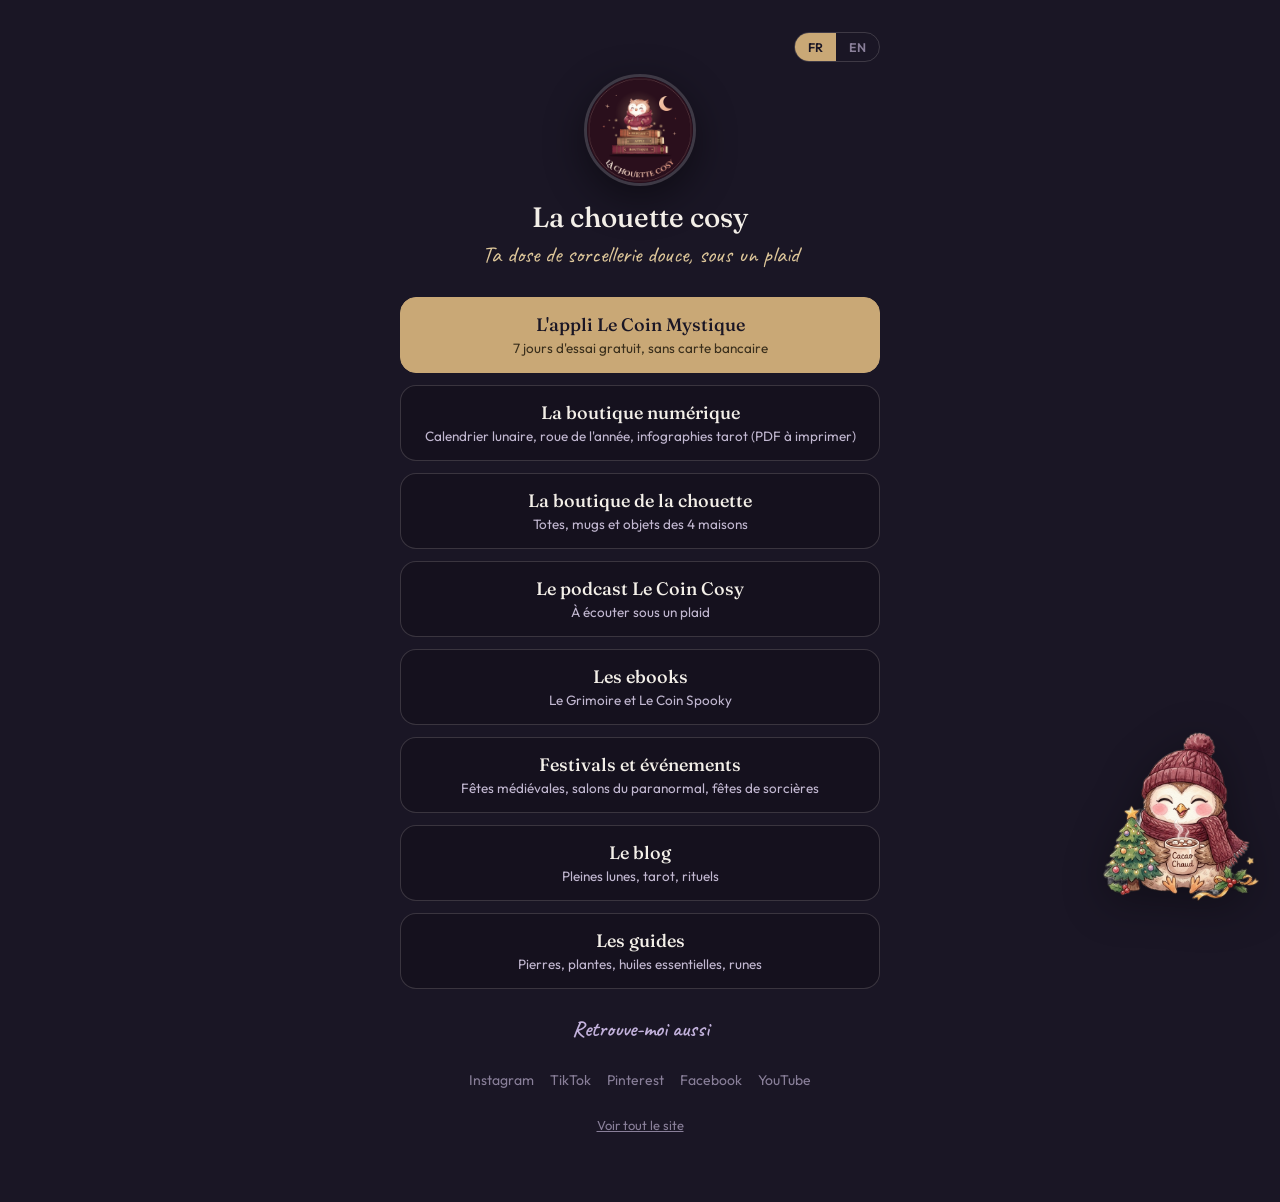
<file: liens.html>
<!DOCTYPE html>
<html lang="fr">
<head>
<meta charset="UTF-8">
<meta name="viewport" content="width=device-width, initial-scale=1.0">
<title>Liens — La chouette cosy</title>
<link rel="icon" href="/favicon.ico" sizes="48x48">
<link rel="icon" type="image/png" sizes="512x512" href="/icon.png">
<link rel="apple-touch-icon" href="/apple-touch-icon.png">
<meta name="description" content="Tous les liens de La chouette cosy : l'appli, la boutique, le podcast, les ebooks et les réseaux.">
<meta property="og:type" content="website">
<meta property="og:url" content="https://www.lachouettecosy.com/liens.html">
<meta property="og:site_name" content="La Chouette Cosy">
<meta property="og:title" content="La chouette cosy : tous les liens">
<meta property="og:description" content="L'appli, la boutique, le podcast, les ebooks et les réseaux.">
<meta property="og:image" content="https://www.lachouettecosy.com/og-image.png">
<link rel="canonical" href="https://www.lachouettecosy.com/liens.html">
<link rel="preconnect" href="https://fonts.googleapis.com">
<link href="https://fonts.googleapis.com/css2?family=Fraunces:opsz,wght@9..144,400;9..144,500;9..144,600&family=Outfit:wght@400;500;600&family=Caveat:wght@600;700&display=swap" rel="stylesheet">
<link rel="stylesheet" href="/saisons.css">
<style>
  :root { --nuit:#1a1625; --nuit-2:#15111e; --or:#c9a876; --or-clair:#dec79a; --amethyste-clair:#c3b2dc;
    --text-primary:#f3efe8; --text-secondary:#c2b8d1; --text-muted:#897f99;
    --border:rgba(247,243,237,.08); --border-strong:rgba(247,243,237,.16); }
  * { box-sizing:border-box; }
  html, body { margin:0; background:var(--nuit); color:var(--text-primary); font-family:"Outfit",sans-serif; -webkit-font-smoothing:antialiased; }
  body { min-height:100vh; }
  .wrap { max-width:520px; margin:0 auto; padding:32px 20px 56px; }
  .haut { display:flex; justify-content:flex-end; margin-bottom:12px; }
  .lang-toggle { display:inline-flex; border:1px solid var(--border-strong); border-radius:999px; overflow:hidden; }
  .lang-toggle button { font:600 12.5px "Outfit",sans-serif; padding:6px 13px; border:none; background:transparent; color:var(--text-muted); cursor:pointer; }
  .lang-toggle button.actif { background:var(--or); color:var(--nuit); }
  .hero { text-align:center; margin-bottom:28px; }
  .badge { width:112px; height:112px; border-radius:50%; overflow:hidden; border:3px solid var(--border-strong); margin:0 auto 14px; box-shadow:0 12px 40px rgba(0,0,0,.45); }
  .badge img { width:100%; height:100%; object-fit:cover; display:block; }
  h1 { font-family:"Fraunces",serif; font-weight:500; font-size:28px; margin:0 0 6px; }
  .tag { font-family:"Caveat",cursive; font-size:23px; color:var(--or-clair); margin:0; }
  .liens { display:flex; flex-direction:column; gap:12px; }
  .lien { display:block; text-decoration:none; color:var(--text-primary); background:var(--nuit-2); border:1px solid var(--border-strong); border-radius:16px; padding:15px 20px; text-align:center; transition:border-color .2s, transform .2s; }
  .lien:hover, .lien:focus-visible { border-color:var(--or); transform:translateY(-2px); outline:none; }
  .lien b { display:block; font-family:"Fraunces",serif; font-weight:500; font-size:18px; }
  .lien small { display:block; margin-top:3px; font-size:13.5px; color:var(--text-secondary); }
  .lien.fort { background:var(--or); border-color:var(--or); color:var(--nuit); }
  .lien.fort small { color:#3a2f1c; }
  h2 { font-family:"Caveat",cursive; font-size:22px; font-weight:600; color:var(--amethyste-clair); text-align:center; margin:26px 0 2px; }
  .reseaux { display:flex; flex-wrap:wrap; justify-content:center; gap:8px 16px; margin-top:28px; }
  .reseaux a { color:var(--text-muted); font-size:14px; text-decoration:none; }
  .reseaux a:hover { color:var(--or-clair); }
  .pied { text-align:center; margin-top:28px; font-size:13px; }
  .pied a { color:var(--text-muted); }
</style>
</head>
<body>
<div class="wrap">
  <div class="haut"><div class="lang-toggle"><button type="button" data-l="fr" class="actif">FR</button><button type="button" data-l="en">EN</button></div></div>
  <header class="hero">
    <div class="badge"><img src="/images/logo-rond.png" alt="La chouette cosy" width="112" height="112"></div>
    <h1>La chouette cosy</h1>
    <p class="tag" data-i="tag">Ta dose de sorcellerie douce, sous un plaid</p>
  </header>

  <nav class="liens">
    <a class="lien fort" href="https://app.lachouettecosy.com"><b data-i="appT">L'appli Le Coin Mystique</b><small data-i="appS">7 jours d'essai gratuit, sans carte bancaire</small></a>
    <a class="lien" href="/boutique-numerique.html"><b data-i="numT">La boutique numérique</b><small data-i="numS">Calendrier lunaire, roue de l'année, infographies tarot (PDF à imprimer)</small></a>
    <a class="lien" href="https://la-chouette-cosy.tpopsite.com/"><b data-i="tpopT">La boutique de la chouette</b><small data-i="tpopS">Totes, mugs et objets des 4 maisons</small></a>
    <a class="lien" href="https://podcasts.apple.com/us/podcast/le-coin-cosy/id1807794277"><b data-i="podT">Le podcast Le Coin Cosy</b><small data-i="podS">À écouter sous un plaid</small></a>
    <a class="lien" href="https://www.amazon.fr/dp/B0HF7W517J?tag=lachouettecos-21"><b data-i="ebT">Les ebooks</b><small data-i="ebS">Le Grimoire et Le Coin Spooky</small></a>
    <a class="lien" href="/festivals.html"><b data-i="festT">Festivals et événements</b><small data-i="festS">Fêtes médiévales, salons du paranormal, fêtes de sorcières</small></a>
    <a class="lien" href="https://app.lachouettecosy.com/blog"><b data-i="blogT">Le blog</b><small data-i="blogS">Pleines lunes, tarot, rituels</small></a>
    <a class="lien" href="https://app.lachouettecosy.com/guide"><b data-i="guideT">Les guides</b><small data-i="guideS">Pierres, plantes, huiles essentielles, runes</small></a>
  </nav>

  <h2 data-i="suis">Retrouve-moi aussi</h2>
  <div class="reseaux">
    <a href="https://www.instagram.com/lachouettecosy/">Instagram</a>
    <a href="https://www.tiktok.com/@coincosymystique">TikTok</a>
    <a href="https://www.pinterest.com/Lachouettecosypointcom/">Pinterest</a>
    <a href="https://www.facebook.com/lachouettecosy/">Facebook</a>
    <a href="https://www.youtube.com/@LaChouetteCosy">YouTube</a>
  </div>
  <p class="pied"><a href="/" data-i="site">Voir tout le site</a></p>
</div>
<script>
var T={fr:{},en:{tag:"Your daily dose of gentle witchcraft, under a blanket",appT:"The Coin Mystique app",appS:"7-day free trial, no credit card",numT:"The digital shop",numS:"Moon calendar, wheel of the year, tarot infographics (printable PDFs)",tpopT:"The owl's shop",tpopS:"Totes, mugs and items from the 4 houses",podT:"The Coin Cosy podcast",podS:"Best listened to under a blanket",ebT:"The ebooks",ebS:"The Grimoire and The Spooky Corner",blogT:"The blog",blogS:"Full moons, tarot, rituals",festT:"Festivals and events",festS:"Medieval fairs, paranormal shows, witch festivals",guideT:"The guides",guideS:"Stones, plants, essential oils, runes",suis:"Find me here too",site:"See the whole site"}};
document.querySelectorAll("[data-i]").forEach(function(e){T.fr[e.dataset.i]=e.textContent;});
function setL(l){try{localStorage.setItem("lang",l);}catch(x){}document.documentElement.lang=l;
 document.querySelectorAll("[data-i]").forEach(function(e){e.textContent=T[l][e.dataset.i];});
 document.querySelectorAll(".lang-toggle button").forEach(function(b){b.classList.toggle("actif",b.dataset.l===l);});}
document.querySelectorAll(".lang-toggle button").forEach(function(b){b.onclick=function(){setL(b.dataset.l);};});
try{var s=localStorage.getItem("lang");if(s==="en")setL("en");}catch(x){}
</script>
<script src="/saisons.js" defer></script>
</body>
</html>
</file>
<file: saisons.css>
/* Décor saisonnier partagé (voir saisons.js) : petite illustration flottante
   posée sur le décor + particules qui tombent doucement (feuilles, flocons,
   pétales selon la saison — pas de particules en été). */

.saison-illustration {
  position: fixed;
  bottom: -8px;
  right: 14px;
  width: 170px;
  height: auto;
  pointer-events: none;
  z-index: 2;
  filter: drop-shadow(0 10px 22px rgba(0, 0, 0, 0.35));
}
@media (max-width: 640px) {
  .saison-illustration {
    width: 108px;
    right: 6px;
    bottom: -4px;
  }
}

.saison-particules {
  position: fixed;
  inset: 0;
  overflow: hidden;
  pointer-events: none;
  z-index: 3;
}
.saison-particule {
  position: absolute;
  top: -10vh;
  animation-name: saison-tomber;
  animation-timing-function: linear;
  animation-iteration-count: infinite;
  will-change: transform;
}
@keyframes saison-tomber {
  0% { transform: translateY(-10vh) translateX(0) rotate(0deg); }
  50% { transform: translateY(55vh) translateX(24px) rotate(180deg); }
  100% { transform: translateY(120vh) translateX(-14px) rotate(360deg); }
}

@media (prefers-reduced-motion: reduce) {
  .saison-particules { display: none; }
}
</file>
